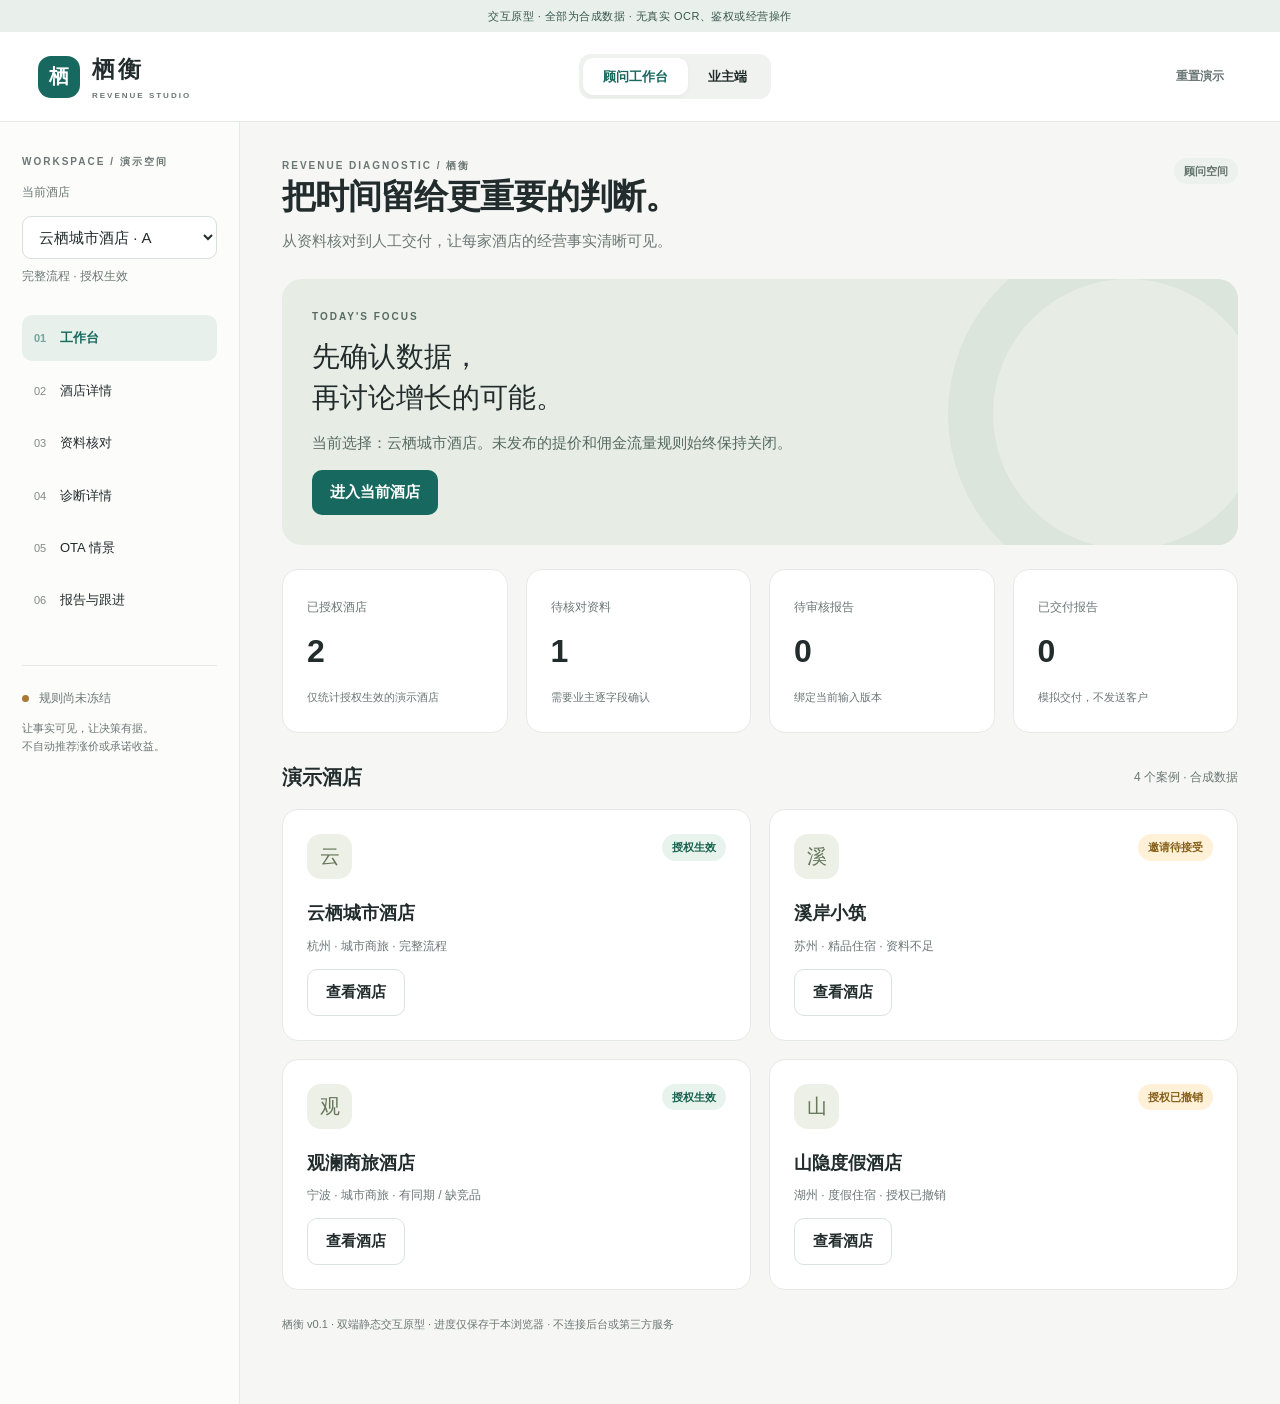
<file: docs/mock/index.html>
<!doctype html>
<html lang="zh-CN">
<head>
  <meta charset="utf-8">
  <meta name="viewport" content="width=device-width, initial-scale=1">
  <meta name="color-scheme" content="light">
  <title>栖衡 · 酒店收益诊断 Demo</title>
  <link rel="stylesheet" href="./styles.css">
  <script defer src="./demo-model.js"></script>
  <script defer src="./app.js"></script>
</head>
<body>
  <div class="demo-banner">交互原型 · 全部为合成数据 · 无真实 OCR、鉴权或经营操作</div>
  <header class="topbar">
    <a class="brand" href="#home" aria-label="栖衡首页"><span class="brand-mark">栖</span><span>栖衡<small>REVENUE STUDIO</small></span></a>
    <div class="role-switch" aria-label="演示身份">
      <button type="button" data-role="consultant" aria-pressed="true">顾问工作台</button>
      <button type="button" data-role="owner" aria-pressed="false">业主端</button>
    </div>
    <button type="button" id="reset" class="quiet">重置演示</button>
  </header>
  <div id="storage-warning" class="notice warning" hidden></div>
  <div class="app-layout">
    <aside class="sidebar">
      <p class="eyebrow">WORKSPACE / 演示空间</p>
      <label for="hotel-picker">当前酒店</label>
      <select id="hotel-picker"></select>
      <div id="hotel-caption" class="muted small"></div>
      <nav id="navigation" aria-label="主要导航"></nav>
      <div class="sidebar-note"><span class="status-dot"></span> 规则尚未冻结<p>让事实可见，让决策有据。<br>不自动推荐涨价或承诺收益。</p></div>
    </aside>
    <main id="main" tabindex="-1"></main>
  </div>
  <div id="toast" class="toast" role="status" aria-live="polite" hidden></div>
  <dialog id="reset-dialog">
    <h2>重新开始演示？</h2>
    <p>仅清除本 Demo 的本地进度，恢复四家虚构酒店。不会修改项目或其他网站的数据。</p>
    <div class="button-row"><button type="button" id="cancel-reset" class="secondary">保留进度</button><button type="button" id="confirm-reset" class="primary">确认重置</button></div>
  </dialog>
  <noscript>此静态交互 Demo 需要启用 JavaScript；不会向第三方发送数据。</noscript>
</body>
</html>
</file>
<file: docs/mock/styles.css>
:root { --ink:#222c2c; --muted:#6b7775; --accent:#17685e; --line:#e6eae7; --paper:#fff; --bg:#f6f7f5; --warm:#fff7e8; }
* { box-sizing:border-box; }
body { margin:0; color:var(--ink); background:var(--bg); font:15px/1.65 -apple-system,BlinkMacSystemFont,"Segoe UI","Microsoft YaHei",sans-serif; }
button,input,select,textarea { font:inherit; }
button,a,input,select,textarea { -webkit-tap-highlight-color:transparent; }
button { cursor:pointer; border:0; border-radius:10px; padding:10px 18px; background:transparent; color:var(--ink); font-weight:600; }
button:disabled { cursor:not-allowed; opacity:.45; }
button:hover:not(:disabled) { filter:brightness(.95); }
:focus-visible { outline:3px solid #8ab6ad; outline-offset:3px; }
a { color:var(--accent); text-decoration:none; }
h1,h2,h3,p { margin-top:0; }
h1 { font-size:34px; letter-spacing:-1px; line-height:1.25; margin-bottom:12px; }
h2 { font-size:20px; margin-bottom:12px; }
h3 { font-size:16px; margin-bottom:8px; }
small,.small { font-size:12px; }
.muted { color:var(--muted); }
.eyebrow { font-size:10px; font-weight:700; letter-spacing:2px; color:var(--muted); margin-bottom:12px; }
.demo-banner { text-align:center; background:#e9efeb; color:#37574e; padding:7px 14px; font-size:11px; letter-spacing:.5px; }
.topbar { height:90px; padding:0 38px; display:flex; align-items:center; justify-content:space-between; border-bottom:1px solid var(--line); background:white; gap:18px; }
.brand { display:flex; gap:12px; align-items:center; color:var(--ink); font-size:23px; font-weight:650; letter-spacing:3px; }
.brand small { display:block; font-size:8px; letter-spacing:2px; color:var(--muted); }
.brand-mark { display:grid; place-items:center; width:42px; height:42px; background:var(--accent); color:white; border-radius:13px; font-size:20px; letter-spacing:0; }
.role-switch { display:flex; border-radius:12px; padding:4px; background:#f0f2ef; }
.role-switch button { font-size:13px; padding:8px 20px; }
.role-switch button[aria-pressed=true] { background:white; box-shadow:0 2px 5px #23362a0a; color:var(--accent); }
.quiet { color:var(--muted); font-size:12px; }
.app-layout { display:grid; grid-template-columns:240px minmax(0,1fr); min-height:calc(100vh - 121px); }
.sidebar { padding:32px 22px; border-right:1px solid var(--line); background:#fcfcfb; }
.sidebar label { font-size:12px; color:var(--muted); display:block; }
select,input,textarea { width:100%; border:1px solid #d9dfdb; background:white; padding:11px 12px; border-radius:9px; color:var(--ink); }
.sidebar select { margin:8px 0; }
nav { margin-top:28px; display:flex; flex-direction:column; gap:7px; }
nav button { text-align:left; font-weight:500; font-size:13px; padding:12px; }
nav button.active { background:#e7f0ea; color:var(--accent); font-weight:650; }
.nav-number { display:inline-block; width:26px; font-size:11px; opacity:.55; }
.sidebar-note { border-top:1px solid var(--line); margin-top:42px; padding-top:23px; font-size:12px; color:var(--muted); }
.sidebar-note p { font-size:11px; margin-top:10px; }
.status-dot { display:inline-block; width:7px; height:7px; background:#a77935; border-radius:50%; margin-right:7px; }
main { padding:36px 42px 60px; max-width:1440px; width:100%; margin:0 auto; }
.page-heading { display:flex; justify-content:space-between; align-items:flex-start; gap:16px; margin-bottom:25px; }
.page-heading p { max-width:650px; margin-bottom:0; }
.pill { white-space:nowrap; display:inline-block; padding:4px 10px; border-radius:30px; font-size:11px; font-weight:600; background:#edf1ee; color:#62736c; }
.pill.green { background:#e8f3ed; color:#17634e; }
.pill.amber { background:#fff1d8; color:#87601a; }
.pill.red { background:#fbece7; color:#954434; }
.hero { position:relative; overflow:hidden; background:#e7ede5; border-radius:20px; padding:30px; min-height:200px; margin-bottom:24px; }
.hero h2 { font-size:28px; font-weight:550; max-width:550px; line-height:1.45; }
.hero p { max-width:520px; color:#576b61; }
.hero::after { content:""; width:270px; height:270px; border:45px solid #91a99422; border-radius:50%; position:absolute; right:-70px; top:-45px; pointer-events:none; }
.primary { background:var(--accent); color:white; }
.secondary { background:white; border:1px solid #dbe2dc; }
.danger { background:#fbece7; color:#944434; }
.button-row { display:flex; flex-wrap:wrap; gap:10px; align-items:center; margin-top:18px; }
.grid { display:grid; grid-template-columns:repeat(3,minmax(0,1fr)); gap:18px; margin-bottom:22px; }
.grid.two { grid-template-columns:repeat(2,minmax(0,1fr)); }
.grid.four { grid-template-columns:repeat(4,minmax(0,1fr)); }
.card { background:white; border:1px solid var(--line); border-radius:16px; padding:24px; min-width:0; margin-bottom:20px; }
.grid > .card { margin-bottom:0; }
.metric-label { color:var(--muted); font-size:12px; }
.metric-value { display:block; font-size:32px; font-weight:600; line-height:1.4; letter-spacing:-1px; margin:10px 0; }
.metric-meta { font-size:11px; color:var(--muted); }
.section-heading { display:flex; align-items:center; justify-content:space-between; margin:28px 0 15px; gap:10px; }
.section-heading h2 { margin:0; }
.hotel-card { position:relative; }
.hotel-initial { width:45px; height:45px; border-radius:14px; display:grid; place-items:center; font-size:20px; margin-bottom:20px; background:#edf0e7; color:#66775b; }
.hotel-card h3 { font-size:18px; }
.hotel-card .pill { position:absolute; top:24px; right:24px; }
.notice { padding:16px 20px; background:#edf3ee; border-radius:12px; font-size:13px; margin:0 0 22px; }
.notice.warning { background:var(--warm); color:#7c5b29; }
.notice.error { background:#fcece7; color:#953e2f; }
.notice p:last-child { margin-bottom:0; }
.table-wrap { overflow-x:auto; }
table { width:100%; border-collapse:collapse; text-align:left; font-size:13px; }
th { font-size:11px; color:var(--muted); font-weight:500; background:#fafbf9; }
td,th { padding:15px 12px; border-bottom:1px solid var(--line); white-space:nowrap; }
td input { min-width:130px; max-width:200px; }
.steps { display:grid; grid-template-columns:repeat(4,1fr); gap:12px; margin:22px 0; }
.step { border-top:3px solid #dfe6df; padding-top:12px; font-size:12px; color:var(--muted); }
.step.done { border-color:var(--accent); color:var(--accent); }
.step b { display:block; margin-bottom:4px; }
.fact-list { display:grid; grid-template-columns:1fr 1fr; gap:16px; }
.fact-list dt { color:var(--muted); font-size:12px; }
.fact-list dd { margin:4px 0 0; font-weight:600; }
.evidence { background:#f7f4ed; padding:24px; border-radius:12px; border:1px dashed #d5cbb8; font-family:ui-monospace,monospace; }
.evidence-line { padding:12px 0; border-bottom:1px solid #ded8cd; display:flex; justify-content:space-between; gap:16px; }
.evidence .stamp { margin-top:22px; font-size:11px; color:#8a7d62; }
.form-grid { display:grid; grid-template-columns:1fr 1fr; gap:18px; }
label { display:block; font-size:12px; color:var(--muted); margin-bottom:6px; }
.check-label { display:flex; align-items:flex-start; gap:10px; }
.check-label input { width:auto; margin-top:6px; }
.form-error { color:#a44332; font-size:13px; margin-top:14px; }
.result { background:#edf3ee; border-radius:14px; padding:24px; margin-top:20px; }
.result .metric-value { color:var(--accent); }
.bar-row { display:grid; grid-template-columns:90px 1fr 55px; align-items:center; gap:15px; margin:15px 0; font-size:12px; }
.bar { height:9px; background:#eef2ed; border-radius:10px; overflow:hidden; }
.bar span { display:block; height:100%; background:#599285; border-radius:10px; }
.empty { padding:40px 24px; text-align:center; }
.empty h2 { font-size:23px; }
.action-item { border-bottom:1px solid var(--line); padding:16px 0; display:flex; gap:14px; font-size:13px; }
.action-item span { color:var(--accent); font-weight:700; }
.report-watermark { color:#aa8170; font-size:12px; letter-spacing:2px; border-bottom:1px dashed #e1d4cc; padding-bottom:12px; margin-bottom:20px; }
.timeline { padding-left:18px; border-left:2px solid #e3e9e3; }
.timeline p { font-size:12px; }
.feedback-text { white-space:pre-wrap; overflow-wrap:anywhere; }
.toast { position:fixed; bottom:28px; left:50%; transform:translateX(-50%); background:#243d35; color:white; padding:13px 24px; border-radius:12px; box-shadow:0 8px 30px #0002; max-width:90vw; z-index:10; font-size:13px; }
dialog { border:1px solid var(--line); border-radius:20px; padding:28px; max-width:460px; width:90%; }
dialog::backdrop { background:#182d2855; }
.footer-note { margin-top:25px; font-size:11px; color:var(--muted); }
[hidden] { display:none !important; }
body.owner .app-layout { grid-template-columns:210px minmax(0,1fr); }
body.owner main { max-width:1050px; }
@media (max-width:1100px) {
  main { padding:28px 24px; }
  .grid.four { grid-template-columns:repeat(2,minmax(0,1fr)); }
  .grid { gap:12px; }
}
@media (max-width:760px) {
  .topbar { padding:14px 16px; height:auto; flex-wrap:wrap; gap:12px; }
  .brand { font-size:20px; }
  .role-switch { order:3; width:100%; }
  .role-switch button { flex:1; }
  .app-layout,body.owner .app-layout { display:block; }
  .sidebar { padding:18px 16px 0; border-right:0; border-bottom:1px solid var(--line); }
  .sidebar .eyebrow,.sidebar-note { display:none; }
  .sidebar select { max-width:100%; }
  nav { flex-direction:row; overflow-x:auto; margin-top:12px; padding:0 0 10px; gap:4px; }
  nav button { white-space:nowrap; font-size:12px; padding:10px; flex-shrink:0; }
  .nav-number { display:none; }
  main { padding:24px 16px 40px; }
  h1 { font-size:28px; }
  .hero { padding:24px; }
  .hero h2 { font-size:24px; }
  .grid,.grid.two,.form-grid { grid-template-columns:1fr; }
  .grid.four { grid-template-columns:1fr 1fr; }
  .metrics { grid-template-columns:1fr; }
  .card { padding:20px; }
  .page-heading { flex-direction:column; gap:10px; }
  .metric-value { font-size:28px; }
  .steps { gap:8px; }
  .step { font-size:10px; }
  .fact-list { gap:14px; }
}
@media print {
  .demo-banner,.topbar,.sidebar,.button-row,.footer-note,#toast,#storage-warning,.no-print { display:none !important; }
  .app-layout,body.owner .app-layout { display:block; }
  main { padding:0; max-width:none; }
  .card { break-inside:avoid; box-shadow:none; }
  .report-watermark { color:#555; }
  body { background:white; }
}
</file>
